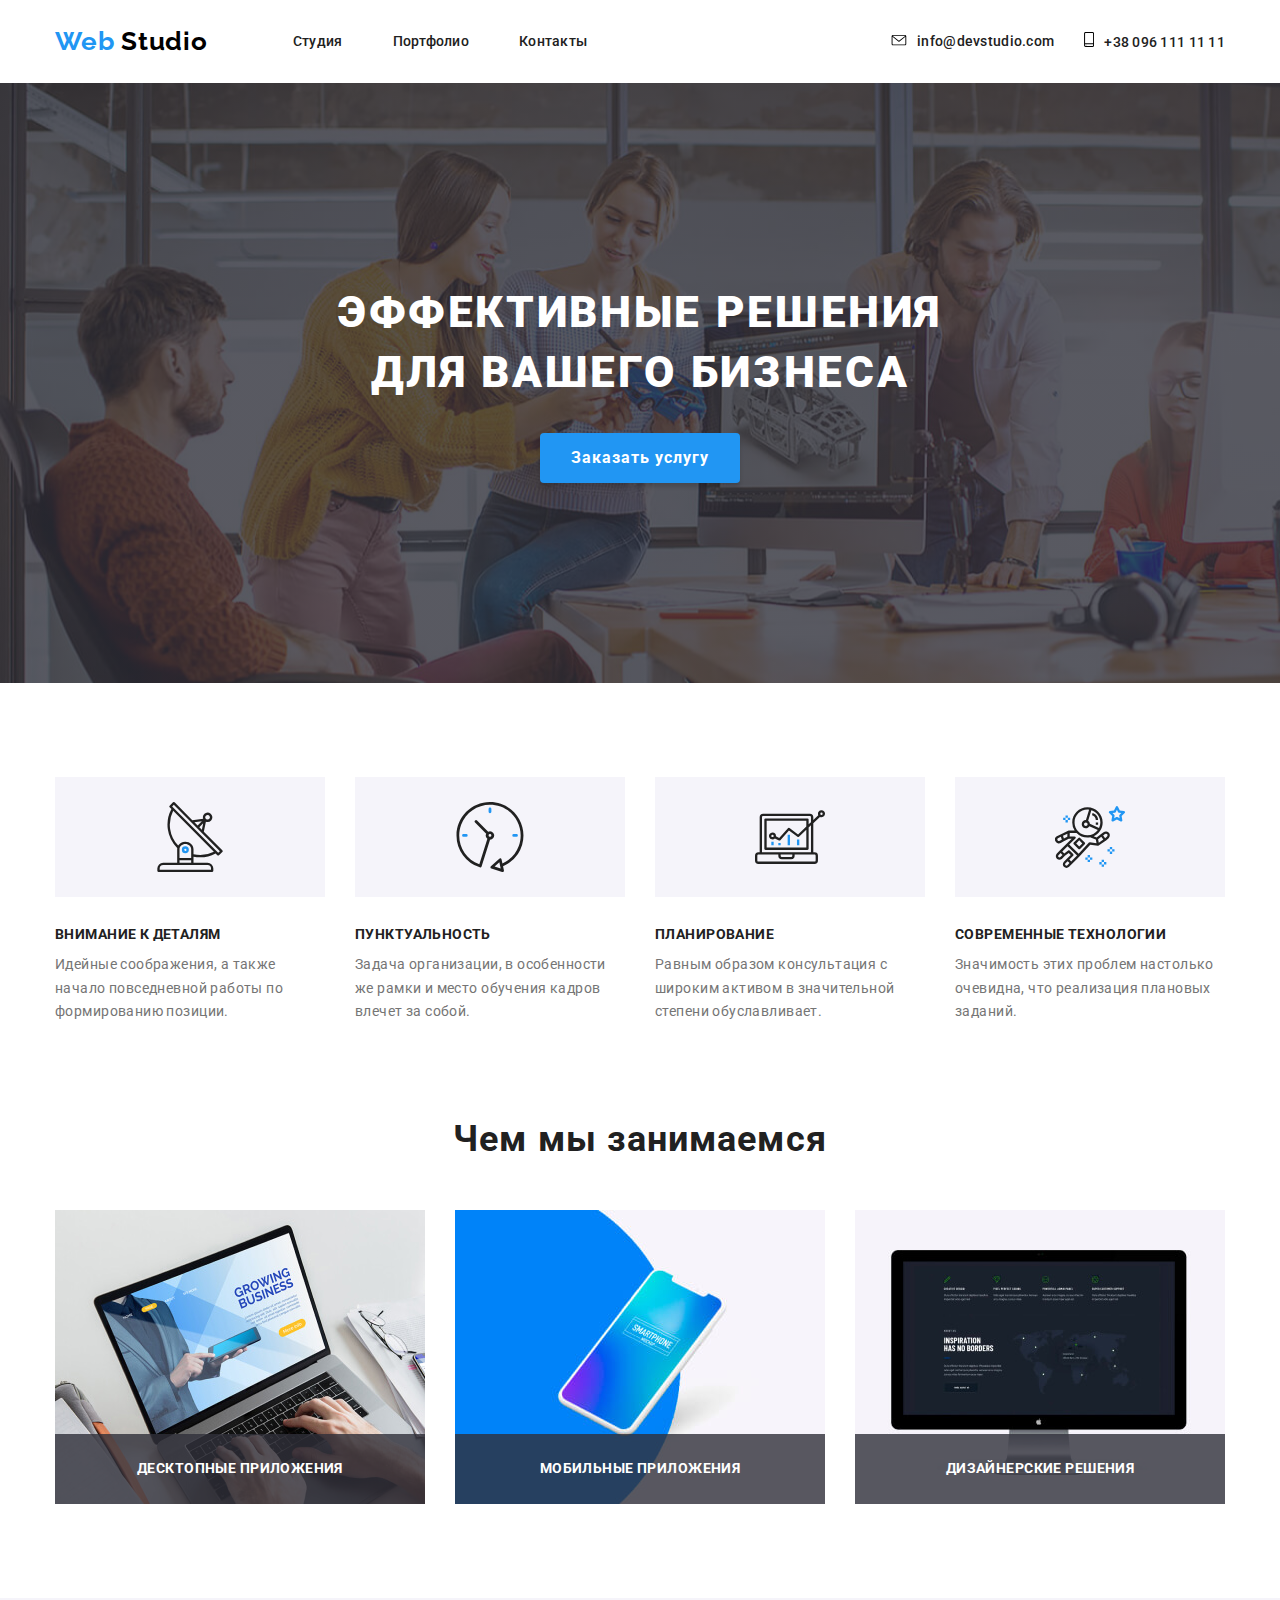
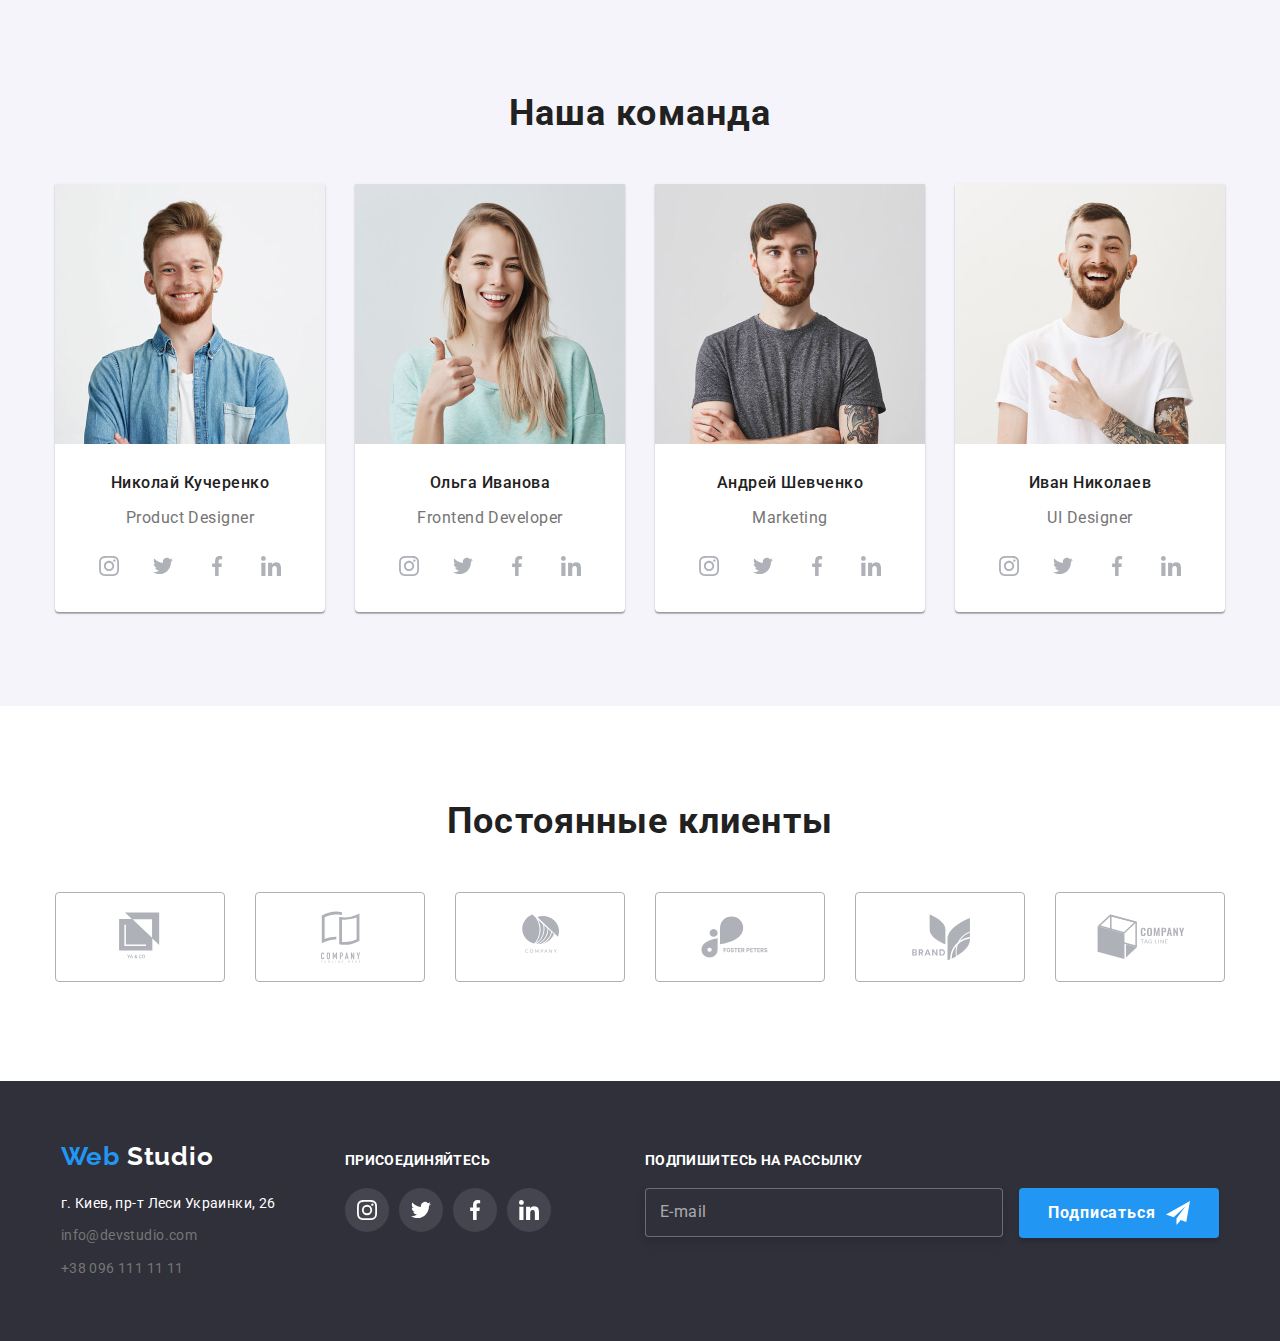
<file: index.html>
<!DOCTYPE html>
<html lang="ru">
  <head>
    <meta charset="UTF-8" />
    <meta name="viewport" content="width=device-width, initial-scale=1.0" />
    <title>Web Studio</title>
    <link rel="stylesheet" href="./css/Normalize.css">
    <link rel="stylesheet" href="./css/main.min.css">
    <link href="https://fonts.googleapis.com/css2?family=Roboto:wght@400;500;700;900&display=swap" rel="stylesheet">
    <link
      href="https://fonts.googleapis.com/css2?family=Raleway:wght@700&display=swap"
      rel="stylesheet"
    />
  </head>
  <body>
    <div class="wrapper">
    <!-- Оглавление -->
    <header class="header">
      <div class="header-section">
        <nav class="navigation-address">
          <a class="logo-header link" href="./index.html"
          ><span class="word-blue">Web</span
          > <span class="word-black">Studio</span></a
          >
        <ul class="nav-menu">
          <li class="nav-menu-item">
            <a class="nav-menu-link link" href="./index.html">Студия</a>
          </li>
          <li class="nav-menu-item">
            <a class="nav-menu-link link" href="./portfolio.html">Портфолио</a>
          </li>
          <li class="nav-menu-item">
            <a class="nav-menu-link link" href="#">Контакты</a>
          </li>
        </ul>
      <address class="address-header">
        <a class="header-mail link" href="mailto:info@devstudio.com">
         <svg class="svg-icon-header" width="16" height="11">
            <use href="./sprite.svg#icon-envelopehover"></use>
          </svg>info@devstudio.com</a>
        <a class="header-tel link" href="tel:+380961111111">        
        <svg class="svg-icon-header" width="10" height="15">
          <use href="./sprite.svg#icon-smartphone"></use>
        </svg>+38 096 111 11 11</a>
      </address>
      </nav>
    </div>
    </header>
    <!-- Главная -->
    <main>
      <!-- HERO секция -->
      <section class="hero-section">
        <div class="section">
          <h1 class="main-header">
            Эффективные решения<br>для вашего бизнеса
          </h1>
          <button class="modal-button" data-modal-open>Заказать услугу</button>
          <div class="backdrop is-hidden" data-modal>
            <div class="modal">
              <button class="modal_close_btn" data-modal-close><svg class="close-modal"><use href="./sprite.svg#icon-close-black"></use></svg></button>
              <p class="modal-text">Оставьте свои данные, мы вам перезвоним</p>
                <form class="form" autocomplete="off"> 
                    <label class="form-field">
                      <input class="form-input" type="text" autocomplete="new-password" name="name" placeholder=" " required/>
                      <span class="form-label">Имя</span>
                      <svg class="svg-icon-form"><use href="./sprite.svg#icon-personblack"></use></svg>
                    </label>
                    
                    <label class="form-field">
                      <input class="form-input" type="tel" name="tel" placeholder=" " required/>
                      <span class="form-label">Телефон</span>
                      <svg class="svg-icon-form"><use href="./sprite.svg#icon-phoneblack"></use></svg>                      
                    </label>

                    <label class="form-field"> 
                      <input class="form-input" type="email"  name="email" placeholder=" " required/>
                      <span class="form-label">Почта</span>
                      <svg class="svg-icon-form"><use href="./sprite.svg#icon-emailblack"></use></svg>
                    </label>

                    <label class="form-field comment">
                      <textarea class="form-input-textarea" name="comment" placeholder=" " required></textarea>      
                      <span class="form-label-textarea">Коментарий</span>             
                    </label>
                    <div class="check-container">
                      <label class="check option">
                        <input class="check_input" type="checkbox">
                        <span class="check_box"></span>
                        <span class="check_box_text">Соглашаюсь с рассылкой и принимаю <a class="form-color-link" href="#">Условия договора</a></span> 
                      </label>
                    </div>
                    <button class="modal-button send" type="submit">Отправить</button>
                </form>
            </div>
          </div>
        </div>
      </section>
      <!-- Cекция "Особенности" -->
      <section class="section-features">
        <div class="section">
        <h2 hidden>Особенности</h2>
        <ul class="features-list list">
          <li class="items-features ">
            <div class="features-img-background">
              <svg class="features-img">
                <use href="./sprite.svg#icon-antenna"></use>
              </svg>
            </div>
            <h3 class="features-list-headers">Внимание к деталям</h3>
            <p class="features-description">
              Идейные соображения, а также начало повседневной работы по
              формированию позиции.
            </p>
          </li>
          <li class="items-features">
            <div class="features-img-background">
              <svg class="features-img">
                <use href="./sprite.svg#icon-clock"></use>
              </svg>
            </div>
            <h3 class="features-list-headers">Пунктуальность</h3>
            <p class="features-description">
              Задача организации, в особенности же рамки и место обучения кадров
              влечет за собой.
            </p>
          </li>
          <li class="items-features">
            <div class="features-img-background">
              <svg class="features-img">
                <use href="./sprite.svg#icon-diagram"></use>
              </svg>
            </div>
            <h3 class="features-list-headers">Планирование</h3>
            <p class="features-description">
              Равным образом консультация с широким активом в значительной
              степени обуславливает.
            </p>
          </li>
          <li class="items-features">
            <div class="features-img-background">
              <svg class="features-img">
                <use href="./sprite.svg#icon-astronaut"></use>
              </svg>
            </div>
            <h3 class="features-list-headers">Современные технологии</h3>
            <p class="features-description">
              Значимость этих проблем настолько очевидна, что реализация
              плановых заданий.
            </p>
          </li>
        </ul>
        </div>
      </section>
      <!-- Секция "Чем мы занимаемся" -->
      <section class="section-work">
        <div class="section">
        <h2 class="chapter">Чем мы занимаемся</h2>
        <ul class="work-list list">
          <li class="items-work">
            <img
              src="./img/3What_are_we_doing/1.jpg"
              alt="Десктоп"
              width="370"
              height="294"
            />
            <p class="work-description">Десктопные приложения</p>
          </li>
          <li class="items-work">
            <img
              src="./img/3What_are_we_doing/2.jpg"
              alt="Мобильный"
              width="370"
              height="294"
            />
            <p class="work-description">Мобильные приложения</p>
          </li>
          <li class="items-work">
            <img
              src="./img/3What_are_we_doing/3.jpg"
              alt="Дизайн"
              width="370"
              height="294"
            />
            <p class="work-description">Дизайнерские решения</p>
          </li>
        </ul>
        </div>
      </section>
      <!-- Секция "Наша команда" -->
      <section class="section-our-team">
        <div class="section">
        <h2 class="chapter">Наша команда</h2>
        <ul class="our-team-list list">
          <li class="items-our">
            <img class="img-team-member"
              src="./img/4Our_team/Nikolaj.jpg"
              alt="Николай"
              width="270"
              height="260"
            />
            <h3 class="name">Николай Кучеренко</h3>
            <p class="occupation-description" lang="en">Product Designer</p>
            <ul class="team-member">
              <li class="svg-icon">
                <a class="social-networks-link"
                  href="https://www.instagram.com/"
                  aria-label="иконка интстаграм"
                  ><svg class="social-networks-svg"><use href="./sprite.svg#icon-instagram"></use></svg></a>
              </li>
              <li class="svg-icon">
                <a class="social-networks-link" 
                href="https://twitter.com/" 
                aria-label="иконка твитер"
                  ><svg class="social-networks-svg"><use href="./sprite.svg#icon-twitter"></use></svg></a>
              </li>
              <li class="svg-icon">
                <a class="social-networks-link" href="https://www.facebook.com/" aria-label="иконка фейсбук"
                  ><svg class="social-networks-svg"><use href="./sprite.svg#icon-facebook"></use></svg></a>
              </li>
              <li class="svg-icon">
                <a class="social-networks-link" href="https://www.linkedin.com/" aria-label="иконка линкедин"
                  ><svg class="social-networks-svg"><use href="./sprite.svg#icon-linkedin"></use></svg></a>
              </li>
            </ul>
          </li>
          <li class="items-our">
            <img class="img-team-member"
              src="./img/4Our_team/Olga.jpg"
              alt="Ольга"
              width="270"
              height="260"
            />
            <h3 class="name">Ольга Иванова</h3>
            <p class="occupation-description" lang="en">Frontend Developer</p>
            <ul class="team-member">
              <li class="svg-icon">
                <a class="social-networks-link"
                  href="https://www.instagram.com/"
                  aria-label="иконка интстаграм"
                  ><svg class="social-networks-svg"><use href="./sprite.svg#icon-instagram"></use></svg></a>
              </li>
              <li class="svg-icon">
                <a class="social-networks-link" href="https://twitter.com/" aria-label="иконка твитер"
                  ><svg class="social-networks-svg"><use href="./sprite.svg#icon-twitter"></use></svg></a>
              </li>
              <li class="svg-icon">
                <a class="social-networks-link" href="https://www.facebook.com/" aria-label="иконка фейсбук"
                  ><svg class="social-networks-svg"><use href="./sprite.svg#icon-facebook"></use></svg></a>
              </li>
              <li class="svg-icon">
                <a class="social-networks-link" href="https://www.linkedin.com/" aria-label="иконка линкедин"
                  ><svg class="social-networks-svg"><use href="./sprite.svg#icon-linkedin"></use></svg></a>
              </li>
            </ul>
          </li>
          <li class="items-our">
            <img class="img-team-member"
              src="./img/4Our_team/Andrew.jpg"
              alt="Андрей"
              width="270"
              height="260"
            />
            <h3 class="name">Андрей Шевченко</h3>
            <p class="occupation-description" lang="en">Marketing</p>
            <ul class="team-member">
              <li class="svg-icon">
                <a class="social-networks-link"
                  href="https://www.instagram.com/"
                  aria-label="иконка интстаграм"
                  ><svg class="social-networks-svg"><use href="./sprite.svg#icon-instagram"></use></svg></a>
              </li>
              <li class="svg-icon">
                <a class="social-networks-link" href="https://twitter.com/" aria-label="иконка твитер"
                  ><svg class="social-networks-svg"><use href="./sprite.svg#icon-twitter"></use></svg></a>
              </li>
              <li class="svg-icon">
                <a class="social-networks-link" href="https://www.facebook.com/" aria-label="иконка фейсбук"
                  ><svg class="social-networks-svg"><use href="./sprite.svg#icon-facebook"></use></svg></a>
              </li>
              <li class="svg-icon">
                <a class="social-networks-link" href="https://www.linkedin.com/" aria-label="иконка линкедин"
                  ><svg class="social-networks-svg"><use href="./sprite.svg#icon-linkedin"></use></svg></a>
              </li>
            </ul>
          </li>
          <li class="items-our">
            <img class="img-team-member"
              src="./img/4Our_team/Ivan.jpg"
              alt="Иван"
              width="270"
              height="260"
            />
            <h3 class="name">Иван Николаев</h3>
            <p class="occupation-description" lang="en">UI Designer</p>
            <ul class="team-member">
              <li class="svg-icon">
                <a class="social-networks-link"
                  href="https://www.instagram.com/"
                  aria-label="иконка интстаграм"
                  ><svg class="social-networks-svg"><use href="./sprite.svg#icon-instagram"></use></svg></a>
              </li>
              <li class="svg-icon">
                <a class="social-networks-link" href="https://twitter.com/" aria-label="иконка твитер"
                  ><svg class="social-networks-svg"><use href="./sprite.svg#icon-twitter"></use></svg></a>
              </li>
              <li class="svg-icon">
                <a class="social-networks-link" href="https://www.facebook.com/" aria-label="иконка фейсбук"
                  ><svg class="social-networks-svg"><use href="./sprite.svg#icon-facebook"></use></svg></a>
              </li>
              <li class="svg-icon">
                <a class="social-networks-link" href="https://www.linkedin.com/" aria-label="иконка линкедин"
                  ><svg class="social-networks-svg"><use href="./sprite.svg#icon-linkedin"></use></svg></a>
              </li>
            </ul>
          </li>
        </ul>
        </div>
      </section>
      <!-- Секция "Постоянные клиенты" -->
      <section class="sections-customers">
        <div class="section">
        <h2 class="chapter">Постоянные клиенты</h2>
        <ul class="customer-list list">
          <li class="items-customer">
            <a href="#"
              ><svg class="items-customer-logo" width="170" height="90"><use href="./sprite.svg#icon-Client1"></use></svg></a>
          </li>
          <li class="items-customer">
            <a href="#"
              ><svg class="items-customer-logo" width="170" height="90"><use href="./sprite.svg#icon-Client2"></use></svg></a>
          </li>
          <li class="items-customer">
            <a href="#"
              ><svg class="items-customer-logo" width="170" height="90"><use href="./sprite.svg#icon-Client3"></use></svg></a>
          </li>
          <li class="items-customer">
            <a href="#"
              ><svg class="items-customer-logo" width="170" height="90"><use href="./sprite.svg#icon-Client4"></use></svg></a>
          </li>
          <li class="items-customer">
            <a href="#"
              ><svg class="items-customer-logo" width="170" height="90"><use href="./sprite.svg#icon-Client5"></use></svg></a>
          </li>
          <li class="items-customer">
            <a href="#"
              ><svg class="items-customer-logo" width="170" height="90"><use href="./sprite.svg#icon-Client6"></use></svg></a>
          </li>
        </ul>
        </div>
      </section>
    </main>
    <!-- Подвал -->
    <footer class="footer">
      <div class="footer-section">
      <div class="footer-adress-container">
        <a class="logo-footer link" href="./index.html"
          ><span class="word-blue">Web</span
          > <span class="word-white">Studio</span></a
        >
        <address>
          <ul class="address-footer">
            <li><a
              class="footer-map link"
              href="https://goo.gl/maps/sK2XC8ctWBCpQ46D7"
              >г. Киев, пр-т Леси Украинки, 26</a
            ></li>
            <li><a class="footer-mail link" href="mailto:info@devstudio.com"
              >info@devstudio.com</a
            ></li>
            <li><a class="footer-tel link" href="tel:+380961111111"
              >+38 096 111 11 11</a
            ></li>
          </ul>
        </address>
      </div>
      <div class="join-in-container">
        <b class="join-in">присоединяйтесь</b>
        <ul class="social-networks">
          <li class="svg-icon">
            <a class="footer-svg-link" href="https://www.instagram.com/" aria-label="иконка интстаграм"
              ><svg class="footer-svg-icon"><use href="./sprite.svg#icon-instagramwhite"></use></svg></a>
          </li>
          <li class="svg-icon">
            <a class="footer-svg-link" href="https://twitter.com/" aria-label="иконка твитер"
              ><svg class="footer-svg-icon"><use href="./sprite.svg#icon-twitterwhite"></use></svg></a>
          </li>
          <li class="svg-icon">
            <a class="footer-svg-link" href="https://www.facebook.com/" aria-label="иконка фейсбук"
              ><svg class="footer-svg-icon"><use href="./sprite.svg#icon-facebookwhite"></use></svg></a>
          </li>
          <li class="svg-icon">
            <a class="footer-svg-link" href="https://www.linkedin.com/" aria-label="иконка линкедин"
              ><svg class="footer-svg-icon"><use href="./sprite.svg#icon-linkedinwhite"></use></svg></a>
          </li>
        </ul>
      </div>
      <div>
        <b class="subscribe">Подпишитесь на рассылку</b>
        <form id="form_footer" autocomplete="off">
          <label class="footer-label">
            <input class="inputtext" placeholder=" " type="email" name="email" required>
            <span class="text_email_footer">E-mail</span>
            <a class="modal-button-footer link" href="#">Подписаться<svg class="footer-svg" width="24" height="24"><use href="./sprite.svg#icon-icon"></use></svg></a>
          </label>
        </form>
      </div>
    </div>
    </footer>
  </div>
  <script src="./js/modal.js"></script>
  </body>
</html>
</file>
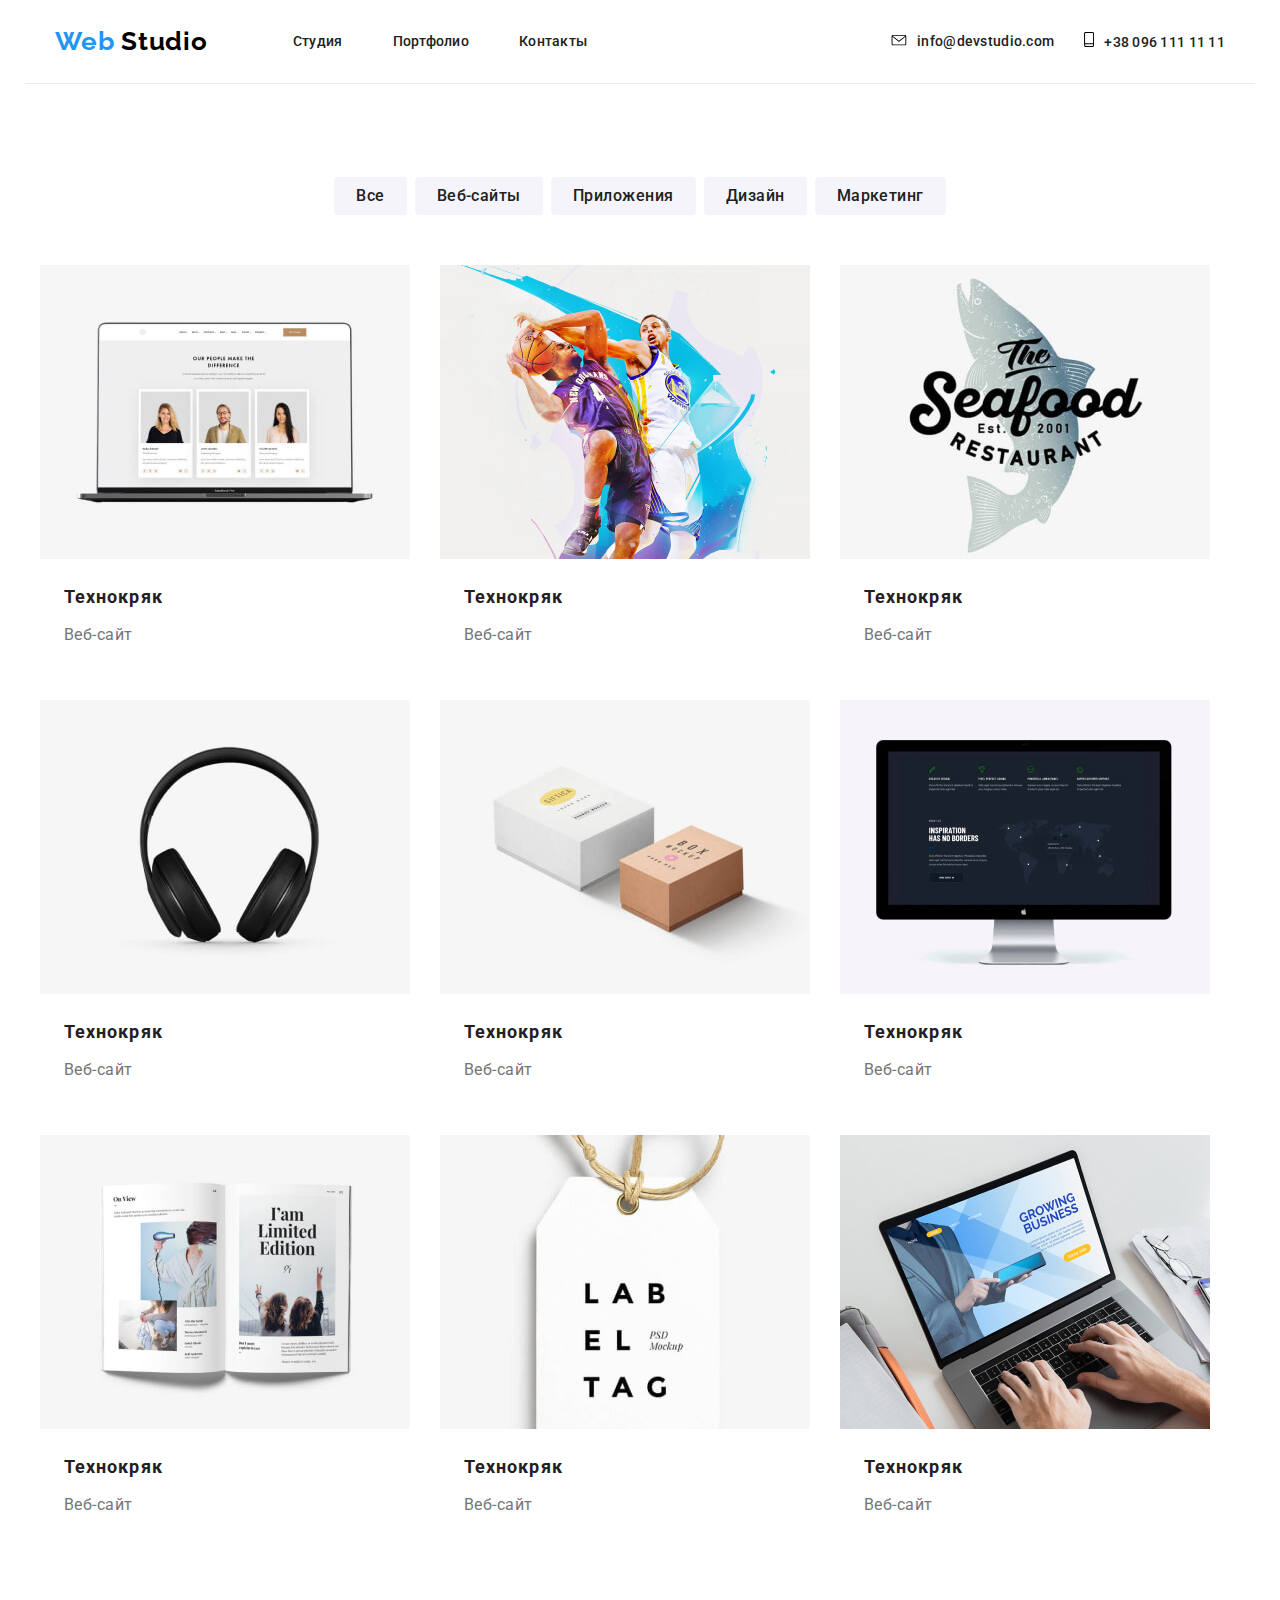
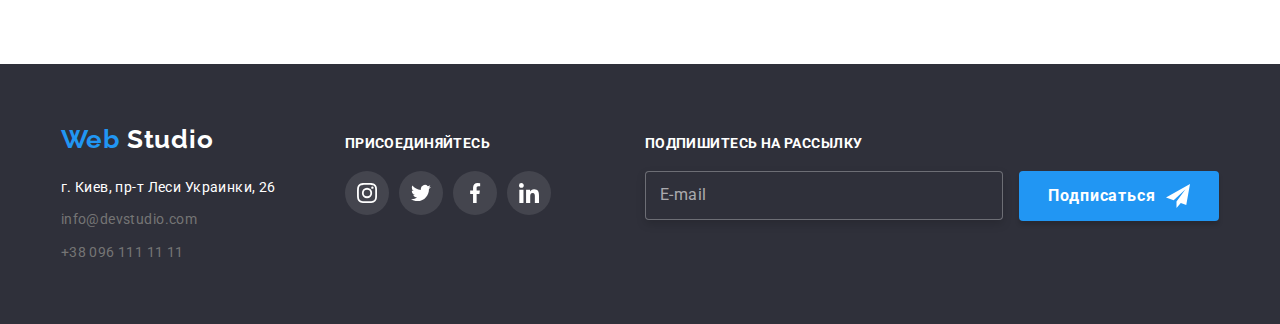
<file: portfolio.html>
<!DOCTYPE html>
<html lang="ru">
  <head>
    <meta charset="UTF-8" />
    <meta name="viewport" content="width=device-width, initial-scale=1.0" />
    <title>Portfolio</title>
    <link rel="stylesheet" href="./css/Normalize.css">
    <link rel="stylesheet" href="./css/main.min.css">
    <link href="https://fonts.googleapis.com/css2?family=Roboto:wght@400;500;700;900&display=swap" rel="stylesheet">
    <link href="https://fonts.googleapis.com/css2?family=Raleway:wght@700&display=swap" rel="stylesheet">
  </head>
  <body>
    <div class="wrapper">
    <!-- Оглавление --> 
    <header class="header">
      <div class="header-section header-section-portfolio">
        <nav class="navigation-address">
          <a class="logo-header link" href="./index.html"
          ><span class="word-blue">Web</span
          > <span class="word-black">Studio</span></a
          >
        <ul class="nav-menu">
          <li class="nav-menu-item">
            <a class="nav-menu-link link" href="./index.html">Студия</a>
          </li>
          <li class="nav-menu-item">
            <a class="nav-menu-link link" href="./portfolio.html">Портфолио</a>
          </li>
          <li class="nav-menu-item">
            <a class="nav-menu-link link" href="#">Контакты</a>
          </li>
        </ul>
      <address class="address-header">
        <a class="header-mail link" href="mailto:info@devstudio.com">
        <svg class="svg-icon-header" width="16" height="11">
          <use href="./sprite.svg#icon-envelopehover"></use>
        </svg>info@devstudio.com</a>
        <a class="header-tel link" href="tel:+380961111111">        
        <svg class="svg-icon-header" width="10" height="15">
          <use href="./sprite.svg#icon-smartphone"></use>
        </svg>+38 096 111 11 11</a>
      </address>
      </nav>
    </div>
    </header>
    <!-- Главный блок -->
    <main class="main-portfolio">
      <div class="main-section">
      <nav class="filter">
        <ul class="filter-list list">
          <li class="filter-list-item">
            <button class="filter-list-button">Все</button>
          </li>
          <li class="filter-list-item">
            <button class="filter-list-button">Веб-сайты</button>
          </li>
          <li class="filter-list-item">
            <button class="filter-list-button">Приложения</button>
          </li>
          <li class="filter-list-item">
            <button class="filter-list-button">Дизайн</button>
          </li>
          <li class="filter-list-item">
            <button class="filter-list-button">Маркетинг</button>
          </li>
        </ul>
      </nav>
      <ul class="main-list-portfolio list">
        <li class="list-item">
          <a class="item link" href="#">
            <div class="item-img">
                <img src="./img/Portfolio/./1i.jpg" alt="синий квадрат">
              <div class="image-hover-effect">
                <p class="main-list-hover">Технокряк это современная площадка распространения коронавируса. Компании используют эту платформу для цифрового шпионажа и атак на защищённые сервера конкурентов.</p>
              </div>
            </div>
          <div class="main-list-item">
            <h2 class="main-list-header">Технокряк</h2>
            <p class="main-list-description">Веб-сайт</p>
          </div>
          </a>
        </li>
        <li class="list-item">
          <a class="item link" href="#">
            <div class="item-img">
                <img src="./img/Portfolio/./2i.jpg" alt="синий квадрат">
              <div class="image-hover-effect">
                <p class="main-list-hover">Технокряк это современная площадка распространения коронавируса. Компании используют эту платформу для цифрового шпионажа и атак на защищённые сервера конкурентов.</p>
              </div>
            </div>
          <div class="main-list-item">
            <h2 class="main-list-header">Технокряк</h2>
            <p class="main-list-description">Веб-сайт</p>
          </div>
          </a>
        </li>
        <li class="list-item">
          <a class="item link" href="#">
            <div class="item-img">
                <img src="./img/Portfolio/./3i.jpg" alt="синий квадрат">
              <div class="image-hover-effect">
                <p class="main-list-hover">Технокряк это современная площадка распространения коронавируса. Компании используют эту платформу для цифрового шпионажа и атак на защищённые сервера конкурентов.</p>
              </div>
            </div>
          <div class="main-list-item">
            <h2 class="main-list-header">Технокряк</h2>
            <p class="main-list-description">Веб-сайт</p>
          </div>
          </a>
        </li>
        <li class="list-item">
          <a class="item link" href="#">
            <div class="item-img">
                <img src="./img/Portfolio/./4i.jpg" alt="синий квадрат">
              <div class="image-hover-effect">
                <p class="main-list-hover">Технокряк это современная площадка распространения коронавируса. Компании используют эту платформу для цифрового шпионажа и атак на защищённые сервера конкурентов.</p>
              </div>
            </div>
          <div class="main-list-item">
            <h2 class="main-list-header">Технокряк</h2>
            <p class="main-list-description">Веб-сайт</p>
          </div>
          </a>
        </li>
        <li class="list-item">
          <a class="item link" href="#">
            <div class="item-img">
                <img src="./img/Portfolio/./5i.jpg" alt="синий квадрат">
              <div class="image-hover-effect">
                <p class="main-list-hover">Технокряк это современная площадка распространения коронавируса. Компании используют эту платформу для цифрового шпионажа и атак на защищённые сервера конкурентов.</p>
              </div>
            </div>
          <div class="main-list-item">
            <h2 class="main-list-header">Технокряк</h2>
            <p class="main-list-description">Веб-сайт</p>
          </div>
          </a>
        </li>
        <li class="list-item">
          <a class="item link" href="#">
            <div class="item-img">
                <img src="./img/Portfolio/./6i.jpg" alt="синий квадрат">
              <div class="image-hover-effect">
                <p class="main-list-hover">Технокряк это современная площадка распространения коронавируса. Компании используют эту платформу для цифрового шпионажа и атак на защищённые сервера конкурентов.</p>
              </div>
            </div>
          <div class="main-list-item">
            <h2 class="main-list-header">Технокряк</h2>
            <p class="main-list-description">Веб-сайт</p>
          </div>
          </a>
        </li>
        <li class="list-item">
          <a class="item link" href="#">
            <div class="item-img">
                <img src="./img/Portfolio/./7i.jpg" alt="синий квадрат">
              <div class="image-hover-effect">
                <p class="main-list-hover">Технокряк это современная площадка распространения коронавируса. Компании используют эту платформу для цифрового шпионажа и атак на защищённые сервера конкурентов.</p>
              </div>
            </div>
          <div class="main-list-item">
            <h2 class="main-list-header">Технокряк</h2>
            <p class="main-list-description">Веб-сайт</p>
          </div>
          </a>
        </li>
        <li class="list-item">
          <a class="item link" href="#">
            <div class="item-img">
                <img src="./img/Portfolio/./8i.jpg" alt="синий квадрат">
              <div class="image-hover-effect">
                <p class="main-list-hover">Технокряк это современная площадка распространения коронавируса. Компании используют эту платформу для цифрового шпионажа и атак на защищённые сервера конкурентов.</p>
              </div>
            </div>
          <div class="main-list-item">
            <h2 class="main-list-header">Технокряк</h2>
            <p class="main-list-description">Веб-сайт</p>
          </div>
          </a>
        </li>
        <li class="list-item">
          <a class="item link" href="#">
            <div class="item-img">
                <img src="./img/Portfolio/./9i.jpg" alt="синий квадрат">
              <div class="image-hover-effect">
                <p class="main-list-hover">Технокряк это современная площадка распространения коронавируса. Компании используют эту платформу для цифрового шпионажа и атак на защищённые сервера конкурентов.</p>
              </div>
            </div>
          <div class="main-list-item">
            <h2 class="main-list-header">Технокряк</h2>
            <p class="main-list-description">Веб-сайт</p>
          </div>
          </a>
        </li>
      </ul>
    </div>
    </main>
        <!-- Подвал -->
        <footer class="footer">
          <div class="footer-section">
          <div class="footer-adress-container">
            <a class="logo-footer link" href="./index.html"
              ><span class="word-blue">Web</span
              > <span class="word-white">Studio</span></a
            >
            <address>
              <ul class="address-footer">
                <li><a
                  class="footer-map link"
                  href="https://goo.gl/maps/sK2XC8ctWBCpQ46D7"
                  >г. Киев, пр-т Леси Украинки, 26</a
                ></li>
                <li><a class="footer-mail link" href="mailto:info@devstudio.com"
                  >info@devstudio.com</a
                ></li>
                <li><a class="footer-tel link" href="tel:+380961111111"
                  >+38 096 111 11 11</a
                ></li>
              </ul>
            </address>
          </div>
          <div class="join-in-container">
            <b class="join-in">присоединяйтесь</b>
            <ul class="social-networks">
              <li class="svg-icon">
                <a class="footer-svg-link" href="https://www.instagram.com/" aria-label="иконка интстаграм"
                  ><svg class="footer-svg-icon"><use href="./sprite.svg#icon-instagramwhite"></use></svg></a>
              </li>
              <li class="svg-icon">
                <a class="footer-svg-link" href="https://twitter.com/" aria-label="иконка твитер"
                  ><svg class="footer-svg-icon"><use href="./sprite.svg#icon-twitterwhite"></use></svg></a>
              </li>
              <li class="svg-icon">
                <a class="footer-svg-link" href="https://www.facebook.com/" aria-label="иконка фейсбук"
                  ><svg class="footer-svg-icon"><use href="./sprite.svg#icon-facebookwhite"></use></svg></a>
              </li>
              <li class="svg-icon">
                <a class="footer-svg-link" href="https://www.linkedin.com/" aria-label="иконка линкедин"
                  ><svg class="footer-svg-icon"><use href="./sprite.svg#icon-linkedinwhite"></use></svg></a>
              </li>
            </ul>
          </div>
          <div>
            <b class="subscribe">Подпишитесь на рассылку</b>
            <form id="form_footer">
              <label class="footer-label">
                <input class="inputtext" placeholder=" " type="email" name="email" autocomplete="off" required>
                <span class="text_email_footer">E-mail</span>
                <a class="modal-button-footer link" href="#">Подписаться<svg class="footer-svg" width="24" height="24"><use href="./sprite.svg#icon-icon"></use></svg></a>
              </label>
            </form>
          </div>
        </div>
        </footer>
      </div>
  </body>
</html>
</file>
<file: css/main.min.css>
.wrapper{max-width:1600px;background-color:#FFFFFF;font-family:"Roboto", sans-serif;margin:0 auto}.section{width:1200px;padding-left:15px;padding-right:15px;margin-left:auto;margin-right:auto}ul{list-style:none;padding:0;margin:0;display:flex;justify-content:center}h3,p{margin-top:0}img{display:block}.link{text-decoration:none}.header-section{width:1200px;padding-left:15px;padding-right:15px;margin-left:auto;margin-right:auto}.logo-header{margin-right:85px;padding:24px 0px 25px 0px;font-family:"Raleway",sans-serif;font-style:normal;font-weight:bold;font-size:26px;line-height:1.19;letter-spacing:0.03em}.word-blue{color:#2196f3}.word-black{color:#000000}.navigation-address{display:flex;align-items:center;padding-left:15px;padding-right:15px}.nav-menu{display:flex;margin-right:auto;justify-content:center;position:relative}.nav-menu-item{position:relative}.nav-menu-item:not(:last-child){margin-right:50px}.nav-menu-link{padding:32px 0px}.nav-menu-link:hover,.nav-menu-link:focus{color:#2196f3;transition:250ms cubic-bezier(0.4, 0, 0.2, 1)}.nav-menu-link::after{position:absolute;display:block;width:100%;height:4px;margin-top:28px;content:"";margin-left:auto;margin-right:auto;border-radius:2px;transform:scaleX(0)}.nav-menu-link:hover::after{background-color:#2196f3;transition:transform 250ms cubic-bezier(0.4, 0, 0.2, 1);transform:scaleX(1)}.address-header{display:inline-flex;align-items:center;line-height:16px;font-family:"Roboto",sans-serif;font-style:normal}.header-mail{margin-right:30px}.header-mail,.header-tel{color:#757575;padding:32px 0px}.header-mail:hover,.header-mail:focus,.header-tel:hover,.header-tel:focus{fill:#2196f3;color:#2196f3;transition:250ms cubic-bezier(0.4, 0, 0.2, 1)}.svg-icon-header{margin-right:10px}.nav-menu-link,.header-mail,.header-tel{font-weight:500;font-size:14px;line-height:1.14;letter-spacing:0.02em;color:#212121}.hero-section{max-width:1600px;padding:200px 0px 200px 0px;text-align:center;margin-left:auto;margin-right:auto;background-size:cover;background-image:linear-gradient(to right, rgba(47,48,58,0.8), rgba(47,48,58,0.8)),url("../img/1hero/Headerimg.jpg")}.main-header{margin-top:0;margin-bottom:30px;font-weight:900;font-size:44px;line-height:1.36;letter-spacing:0.06em;text-transform:uppercase;color:#fff}.modal-button{border-style:none;width:200px;padding:10px 0px;font-family:"Roboto",sans-serif;font-weight:bold;font-size:16px;line-height:30px;letter-spacing:0.06em;text-align:center;color:#fff;background-color:#2196f3;box-shadow:0px 4px 4px rgba(0,0,0,0.15);border-radius:4px}.backdrop{position:fixed;top:0;left:0;width:100%;height:100%;background-color:rgba(0,0,0,0.2);opacity:1;transition:opacity 250ms cubic-bezier(0.4, 0, 0.2, 1);z-index:1}.backdrop.is-hidden{opacity:0;pointer-events:none;visibility:hidden}.backdrop.is-hidden .modal{transform:translate(-50%, -50%) scale(0.5)}.modal{position:absolute;top:50%;left:50%;padding:40px 0px;min-width:528px;background-color:#fff;transform:translate(-50%, -50%) scale(1);transition:transform 250ms cubic-bezier(0.4, 0, 0.2, 1);border-radius:4px}.modal_close_btn{position:absolute;top:10px;right:10px;width:30px;height:30px;border-radius:50%;background-color:transparent;border:1px solid rgba(33,33,33,0.2);cursor:pointer}.modal_close_btn:hover{fill:#2196f3;border:1px solid #2196f3;transition:250ms cubic-bezier(0.4, 0, 0.2, 1)}.modal_close_btn:focus{outline:#fff}.close-modal{position:absolute;top:6px;right:5px;width:18px;height:18px}.modal-text{font-weight:bold;font-size:20px;line-height:23px;text-align:center;letter-spacing:0.03em}.form-field{position:relative;display:block;margin-bottom:28px}.form-label{position:absolute;top:50%;left:85px;transform:translateY(-50%);transition:transform 250ms linear;font-size:14px;line-height:16px;letter-spacing:0.01em;color:#757575}.form-input{width:348px;margin:0;padding:12px 50px;background:#fff;border:1px solid rgba(33,33,33,0.2);border-radius:4px}.svg-icon-form{position:absolute;top:30%;left:58px;transition:translateY(-50%);display:inline-block;width:18px;height:18px}.form-input:focus:required,.form-input-textarea:focus:required{outline-color:#2196f3}.form-input-textarea:not(:placeholder-shown)+.form-label-textarea{transform:translateY(-40px) translateX(-40px);padding-left:30px}.form-input:not(:placeholder-shown)+.form-label{transform:translateY(-40px) translateX(-40px);font-size:12px}.form-field:focus-within>.svg-icon-form{fill:#2196f3}.form-field:focus-within>.form-label{transform:translateY(-40px) translateX(-40px);padding-left:10px;color:#2196f3;font-size:12px}.comment{margin-bottom:20px}.form-label-textarea{position:absolute;top:20px;left:58px;transform:translateY(-50%);transition:250ms linear;font-family:"Roboto",sans-serif;font-size:14px;line-height:16px;letter-spacing:0.01em;color:#757575}textarea{padding:10px;resize:none;width:428px;height:120px;border:1px solid rgba(33,33,33,0.2);border-radius:4px}.form-field:focus-within>.form-label-textarea{transform:translateY(-40px) translateX(-40px);padding-left:30px;color:#2196f3;font-size:12px}.form-color-link{color:#2196f3}.form-field-checkbox{margin-bottom:30px}.check-container{margin-bottom:30px}.option{display:inline-flex;margin-bottom:0.25em}.check{display:flex;justify-content:center}.check_box_text{font-size:14px;letter-spacing:0.03em;color:#757575}.check_input{position:absolute;-webkit-appearance:none;-moz-appearance:none;appearance:none}.check_box{box-sizing:border-box;margin-right:10px;width:16px;height:15px;border:2px solid #212121;border-radius:2px}.check_input:checked+.check_box{background-image:url("../img/1hero/iconcheck.svg");background-size:contain;background-origin:border-box;border:1px solid #2196f3;border-radius:2px}.section-features{justify-content:center;background-color:#fff;padding:94px 0px 47px 0px}.items-features{max-width:270px;margin-right:30px}.items-features:last-child{margin-right:0px}.features-list-img{margin-bottom:30px}.features-img-background{position:relative;margin-bottom:30px;width:270px;height:120px;background-color:#f5f4fa}.features-img{position:absolute;top:50%;left:50%;transform:translate(-50%, -50%);width:70px;height:70px}.features-list-headers{margin-bottom:10px;font-weight:bold;font-size:14px;line-height:1.14;letter-spacing:0.03em;text-transform:uppercase;color:#212121}.features-description{margin-bottom:0}.section-work{background-color:#fff;padding:47px 0px 94px 0px}.items-work{position:relative}.items-work:not(:last-child){margin-right:30px}.work-description{position:absolute;margin:0;bottom:0px;width:100%;padding:27px 0px;background-color:rgba(47,48,58,0.8);text-align:center;font-weight:bold;font-size:14px;line-height:1.14;letter-spacing:0.03em;text-transform:uppercase;color:#fff}.section-our-team{padding:94px 0px;background-color:#f5f4fa}.items-our{background-color:#fff;box-shadow:0px 2px 1px rgba(0,0,0,0.2),0px 1px 1px rgba(0,0,0,0.14),0px 1px 3px rgba(0,0,0,0.12);border-radius:0px 0px 4px 4px}.items-our:not(:last-child){margin-right:30px}.img-team-member{margin-bottom:30px}.team-member{display:flex;justify-content:center;margin-bottom:24px}.svg-icon:not(:last-child){margin-right:10px}.name{text-align:center;font-weight:500;font-size:16px;line-height:1.18;letter-spacing:0.03em;color:#212121}.occupation-description{text-align:center;font-weight:normal;font-size:16px;line-height:1.18;letter-spacing:0.03em;color:#757575}.social-networks-link{display:flex;width:44px;height:44px;border-radius:50%;background-color:#fff;color:#afb1b8;justify-content:center;align-items:center}.social-networks-link:hover,.social-networks-link:focus{background-color:#2196f3;color:#fff;transition:250ms cubic-bezier(0.4, 0, 0.2, 1)}.social-networks-svg{fill:currentColor;width:20px;height:20px}.sections-customers{background-color:#fff;padding:94px 0px}.items-customer:not(:last-child){margin-right:30px}.items-customer-logo{fill:#afb1b8;border:1px solid #afb1b8;box-sizing:border-box;border-radius:4px}.items-customer-logo:hover,.items-customer-logo:focus{fill:#2196f3;border:1px solid #2196f3;transition:250ms cubic-bezier(0.4, 0, 0.2, 1)}.features-description,.footer-mail,.footer-tel{font-weight:normal;font-size:14px;line-height:1.71;letter-spacing:0.03em;color:#757575}.chapter{text-align:center;margin-top:0;margin-bottom:50px;font-weight:bold;font-size:36px;line-height:42px;letter-spacing:0.03em;color:#212121}.footer{padding:60px 0px;background-color:#2f303a}.footer-section{display:flex;align-items:baseline;justify-content:center;width:1200px;padding-left:15px;padding-right:15px;margin-right:auto;margin-left:auto}.footer-adress-container{margin-right:69px}.logo-footer{display:block;margin-bottom:20px;font-family:"Raleway",sans-serif;font-style:normal;font-weight:bold;font-size:26px;line-height:1.19;letter-spacing:0.03em}.address-footer{display:block;font-family:"Roboto",sans-serif;font-style:normal}.footer-map,.footer-mail{display:block;margin-bottom:9px}.footer-map{font-weight:normal;font-size:14px;line-height:24px;letter-spacing:0.03em;color:#fff}.word-white{color:#fff}.join-in-container{margin-right:94px}.join-in{display:block;margin-bottom:20px;font-weight:bold;font-size:14px;line-height:16px;letter-spacing:0.03em;text-transform:uppercase;color:#fff}.footer-svg-link{display:flex;width:44px;height:44px;border-radius:50%;background:rgba(255,255,255,0.1);color:#fff;justify-content:center;align-items:center}.footer-svg-link:hover,.footer-svg-link:focus{background-color:#2196f3;color:#fff;transition:250ms cubic-bezier(0.4, 0, 0.2, 1)}.footer-svg-icon{fill:currentColor;width:20px;height:20px}.footer-svg{margin-left:10px}.subscribe{display:block;margin-bottom:20px;font-family:"Roboto",sans-serif;font-style:normal;font-weight:bold;font-size:14px;line-height:16px;letter-spacing:0.03em;text-transform:uppercase;color:#fff}.footer-label{position:relative}.inputtext{position:relative;width:358px;height:49.3px;padding:0px 20px;margin-right:12px;color:#fff;background-color:#2f303a;border:1px solid rgba(255,255,255,0.3);box-sizing:border-box;filter:drop-shadow(0px 4px 4px rgba(0,0,0,0.15));border-radius:4px}.text_email_footer{position:absolute;top:0px;left:15px;font-weight:normal;text-transform:none;font-size:16px;letter-spacing:0.03em;color:rgba(255,255,255,0.6);background-color:#2f303a;transition:250ms cubic-bezier(0.4, 0, 0.2, 1)}.text_email_footer:focus:required{color:#fff;font-size:10px}.footer-label:focus-within>.text_email_footer{color:#fff}.footer-label:focus-within>.text_email_footer{transform:translateY(-30px);color:#fff;font-size:10px}.inputtext:not(:placeholder-shown)+.text_email_footer{transform:translateY(-30px);color:#fff;font-size:10px}.modal-button-footer{display:inline-flex;align-items:center;padding:10px 29px;font-weight:bold;font-size:16px;line-height:1.87;letter-spacing:0.06em;color:#fff;background-color:#2196f3;box-shadow:0px 4px 4px rgba(0,0,0,0.15);border-radius:4px}.header-section-portfolio{border-bottom:1px solid #ececec}.filter{margin-bottom:50px}.filter-list-item:not(:last-child){margin-right:8px}.filter-list-button{border-style:none;padding:0px 22px;height:38px;font-weight:500;font-size:16px;line-height:1.62;letter-spacing:0.03em;color:#212121;background-color:#f5f4fa;border-radius:4px;cursor:pointer}.filter-list-button:hover,.filter-list-button:focus{background-color:#2196f3;color:#fff;box-shadow:0px 3px 1px rgba(0,0,0,0.1),0px 1px 2px rgba(0,0,0,0.08),0px 2px 2px rgba(0,0,0,0.12);transition:250ms cubic-bezier(0.4, 0, 0.2, 1)}.portfolio-container{margin:auto}.main-portfolio{background-color:#fff;padding:93px 0px 94px 0px}.main-section{width:1200px;padding-left:15px;padding-right:15px;margin-left:auto;margin-right:auto}.main-list-portfolio{flex-wrap:wrap}.list-item{background:#fff;margin-right:30px;margin-bottom:30px}.list-item:hover,.list-item:focus{box-shadow:0px 1px 1px rgba(0,0,0,0.12),0px 4px 4px rgba(0,0,0,0.06),1px 4px 6px rgba(0,0,0,0.16);transition:250ms cubic-bezier(0.4, 0, 0.2, 1)}.list-item .list-item:nth-child(3n){margin-right:0}.main-list-item{padding-left:24px}.main-list-header{margin-bottom:5px;font-weight:bold;font-size:18px;line-height:2;letter-spacing:0.06em;color:#212121}.main-list-description{margin-bottom:20px;font-weight:normal;font-size:16px;line-height:1.87;letter-spacing:0.03em;color:#757575}.item-img{position:relative;margin-bottom:20px;overflow:hidden}.image-hover-effect{position:absolute;content:"";width:100%;height:100%;background-color:rgba(33,150,243,0.9);opacity:1;transform:translateY(0);transition:transform 250ms cubic-bezier(0.4, 0, 0.2, 1)}.list-item:hover .image-hover-effect{transform:translateY(-100%);transition:transform 250ms cubic-bezier(0.4, 0, 0.2, 1)}.main-list-hover{position:absolute;box-sizing:border-box;padding:0px 24px;width:346px;top:50%;left:50%;transform:translate(-50%, -50%);font-family:"Roboto",sans-serif;font-size:18px;line-height:28px;letter-spacing:0.03em;color:#fff;opacity:1}
/*# sourceMappingURL=main.min.css.map */
</file>
